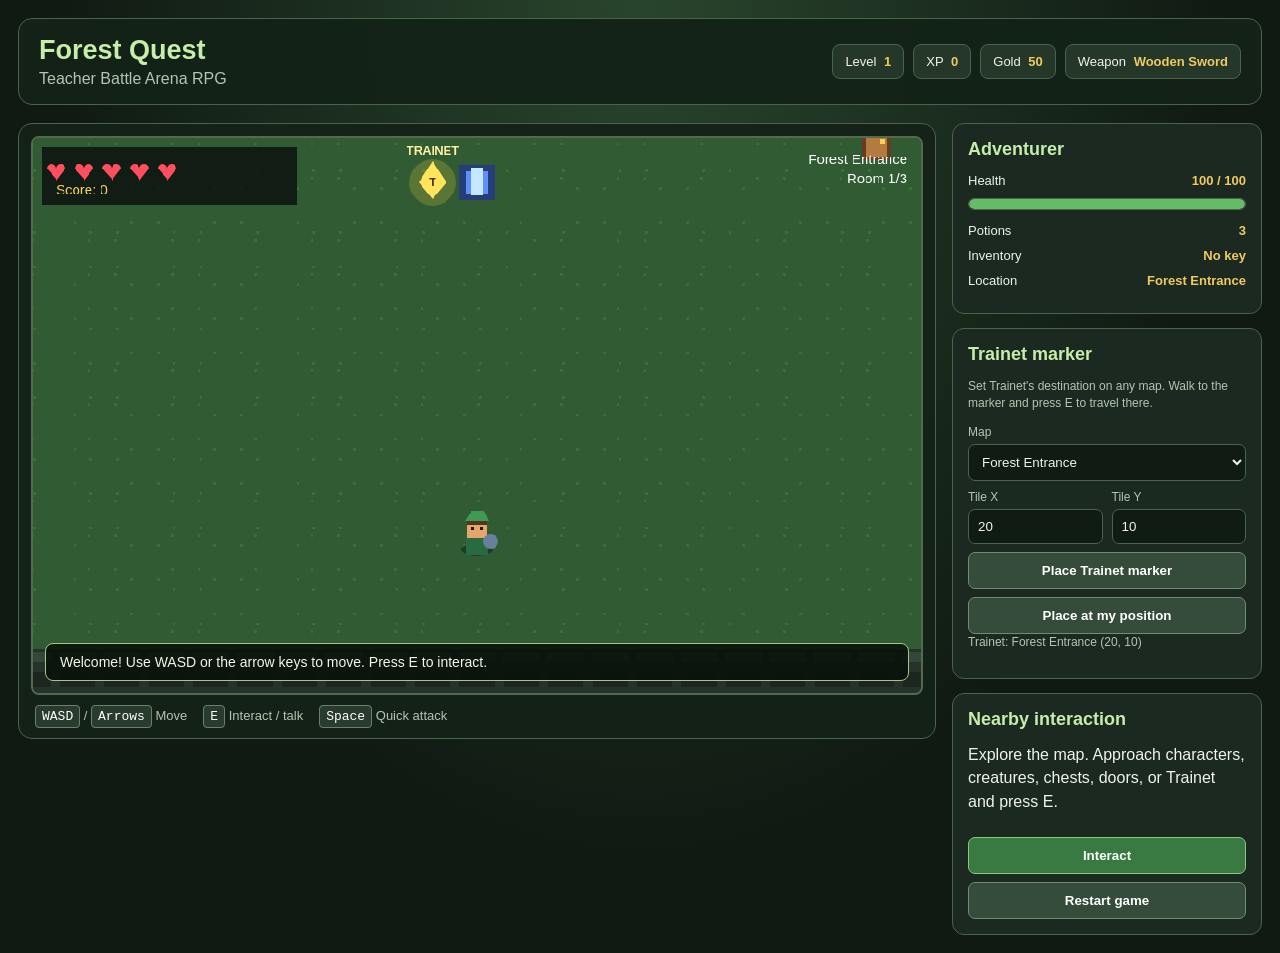
<file: index.html>
<!DOCTYPE html>
<html lang="en">
<head>
  <meta charset="UTF-8">
  <meta name="viewport" content="width=device-width, initial-scale=1.0">
  <title>Forest Quest - Teacher Battle RPG</title>
  <link rel="stylesheet" href="styles.css">
</head>
<body>
  <main id="gameApp">
    <header class="topbar">
      <div>
        <h1>Forest Quest</h1>
        <p>Teacher Battle Arena RPG</p>
      </div>
      <div class="top-stats">
        <span>Level <b id="levelText">1</b></span>
        <span>XP <b id="xpText">0</b></span>
        <span>Gold <b id="goldText">50</b></span>
        <span>Weapon <b id="weaponText">Wooden Sword</b></span>
      </div>
    </header>

    <div class="layout">
      <section class="world-panel">
        <div class="canvas-wrap">
          <canvas id="world" width="960" height="600"></canvas>
          <div id="message" class="message">
            Welcome! Use WASD or the arrow keys to move. Press E to interact.
          </div>
        </div>
        <div class="controls">
          <span><kbd>WASD</kbd> / <kbd>Arrows</kbd> Move</span>
          <span><kbd>E</kbd> Interact / talk</span>
          <span><kbd>Space</kbd> Quick attack</span>
        </div>
      </section>

      <aside class="sidebar">
        <section class="panel">
          <h2>Adventurer</h2>
          <div class="stat-row">
            <span>Health</span>
            <b id="healthText">100 / 100</b>
          </div>
          <div class="bar"><div id="playerHealthBar"></div></div>
          <div class="stat-row">
            <span>Potions</span>
            <b id="potionText">3</b>
          </div>
          <div class="stat-row">
            <span>Inventory</span>
            <b id="keyText">No key</b>
          </div>
          <div class="stat-row">
            <span>Location</span>
            <b id="roomText">Forest Entrance</b>
          </div>
        </section>

        <section class="panel">
          <h2>Trainet marker</h2>
          <p class="muted">
            Set Trainet's destination on any map. Walk to the marker and
            press E to travel there.
          </p>
          <label for="trainetRoom">Map</label>
          <select id="trainetRoom">
            <option value="0">Forest Entrance</option>
            <option value="1">Old Ruins</option>
            <option value="2">Deep Woods</option>
          </select>
          <div class="two-inputs">
            <div>
              <label for="trainetX">Tile X</label>
              <input id="trainetX" type="number" min="1" value="20">
            </div>
            <div>
              <label for="trainetY">Tile Y</label>
              <input id="trainetY" type="number" min="1" value="10">
            </div>
          </div>
          <button id="moveTrainetButton" class="secondary">
            Place Trainet marker
          </button>
          <button id="placeAtPlayerButton" class="secondary">
            Place at my position
          </button>
          <p id="trainetStatus" class="muted">Trainet marker ready.</p>
        </section>

        <section class="panel">
          <h2>Nearby interaction</h2>
          <p id="interactionText">
            Explore the forest. Approach characters, creatures, chests,
            doors, or Trainet and press E.
          </p>
          <button id="interactButton">Interact</button>
          <button id="restartButton" class="secondary">Restart game</button>
        </section>

        <section class="panel battle-panel" id="battlePanel" hidden>
          <h2 id="battleTitle">Battle!</h2>
          <div class="battle-heading">
            <span>You</span>
            <b id="battlePlayerHealth">100 HP</b>
          </div>
          <div class="battle-heading">
            <span id="battleEnemyName">Rat Badger</span>
            <b id="battleEnemyHealth">30 HP</b>
          </div>
          <div class="bar enemy-bar"><div id="enemyHealthBar"></div></div>
          <div class="battle-actions">
            <button id="attackButton">Attack</button>
            <button id="heavyButton" class="secondary">Heavy attack</button>
            <button id="potionButton" class="secondary">Use potion</button>
            <button id="runButton" class="danger">Run away</button>
          </div>
          <p id="battleLog" aria-live="polite">A battle begins!</p>
        </section>
      </aside>
    </div>
  </main>
  <script src="app.js"></script>
</body>
</html>
</file>
<file: styles.css>
* {
  box-sizing: border-box;
}

:root {
  color-scheme: dark;
  --bg: #101912;
  --panel: #1b2a20;
  --panel-light: #263b2c;
  --border: #49634d;
  --text: #f0f4e9;
  --muted: #b5c5b2;
  --green: #63bd68;
  --gold: #f0ca61;
  --red: #df5b5b;
}

body {
  margin: 0;
  min-height: 100vh;
  padding: 18px;
  background:
    radial-gradient(ellipse at top, #29452d 0%, #101912 65%);
  color: var(--text);
  font-family: Arial, Helvetica, sans-serif;
}

#gameApp {
  max-width: 1500px;
  margin: 0 auto;
}

.topbar {
  display: flex;
  justify-content: space-between;
  align-items: center;
  gap: 20px;
  flex-wrap: wrap;
  margin-bottom: 18px;
  padding: 16px 20px;
  border: 1px solid var(--border);
  border-radius: 14px;
  background: rgba(20, 34, 23, 0.95);
}

h1, h2, p {
  margin-top: 0;
}

h1 {
  margin-bottom: 4px;
  color: #c6edaa;
  font-size: 27px;
}

.topbar p {
  margin-bottom: 0;
  color: var(--muted);
}

.top-stats {
  display: flex;
  flex-wrap: wrap;
  gap: 9px;
}

.top-stats span {
  padding: 9px 12px;
  border: 1px solid var(--border);
  border-radius: 8px;
  background: #243728;
  font-size: 13px;
}

.top-stats b {
  color: var(--gold);
  margin-left: 4px;
}

.layout {
  display: grid;
  grid-template-columns: minmax(0, 1fr) 310px;
  align-items: start;
  gap: 16px;
}

.world-panel {
  min-width: 0;
  padding: 12px;
  border: 1px solid var(--border);
  border-radius: 14px;
  background: rgba(20, 34, 23, 0.96);
}

.canvas-wrap {
  position: relative;
  overflow: hidden;
  border: 2px solid #526b4c;
  border-radius: 8px;
  background: #243b29;
}

canvas {
  display: block;
  width: 100%;
  height: auto;
  image-rendering: pixelated;
}

.message {
  position: absolute;
  left: 12px;
  right: 12px;
  bottom: 12px;
  padding: 10px 14px;
  border: 1px solid #a6c48b;
  border-radius: 8px;
  background: rgba(8, 18, 10, 0.88);
  color: #f4f6e9;
  font-size: 14px;
  pointer-events: none;
}

.controls {
  display: flex;
  flex-wrap: wrap;
  gap: 16px;
  padding: 13px 4px 2px;
  color: var(--muted);
  font-size: 13px;
}

kbd {
  padding: 3px 6px;
  border: 1px solid #6b8068;
  border-radius: 4px;
  background: #293b2c;
  color: white;
}

.sidebar {
  display: grid;
  gap: 14px;
}

.panel {
  padding: 15px;
  border: 1px solid var(--border);
  border-radius: 12px;
  background: rgba(27, 42, 32, 0.97);
}

.panel h2 {
  margin-bottom: 13px;
  color: #c6edaa;
  font-size: 18px;
}

.panel p {
  line-height: 1.45;
}

.muted {
  color: var(--muted);
  font-size: 12px;
}

.stat-row,
.battle-heading {
  display: flex;
  justify-content: space-between;
  gap: 10px;
  margin: 10px 0;
  font-size: 13px;
}

.stat-row b,
.battle-heading b {
  color: var(--gold);
}

.bar {
  width: 100%;
  height: 12px;
  overflow: hidden;
  margin: 8px 0 13px;
  border: 1px solid #50634d;
  border-radius: 20px;
  background: #101810;
}

.bar > div {
  width: 100%;
  height: 100%;
  border-radius: inherit;
  background: linear-gradient(90deg, #54b95d, #a5db65);
  transition: width 0.2s ease;
}

.enemy-bar > div {
  background: linear-gradient(90deg, #d34444, #f28a51);
}

label {
  display: block;
  margin: 9px 0 5px;
  color: var(--muted);
  font-size: 12px;
}

input,
select {
  width: 100%;
  min-width: 0;
  padding: 9px;
  border: 1px solid var(--border);
  border-radius: 7px;
  background: #101b13;
  color: var(--text);
}

.two-inputs {
  display: grid;
  grid-template-columns: 1fr 1fr;
  gap: 9px;
}

button {
  width: 100%;
  margin-top: 8px;
  padding: 10px 12px;
  border: 1px solid #8bc77c;
  border-radius: 7px;
  background: #397a42;
  color: white;
  font-weight: bold;
  cursor: pointer;
  transition: filter 0.15s, transform 0.15s;
}

button:hover {
  filter: brightness(1.15);
}

button:active {
  transform: translateY(1px);
}

button.secondary {
  border-color: #718b76;
  background: #354c3a;
}

button.danger {
  border-color: #d87575;
  background: #8f3838;
}

.battle-panel {
  border-color: #b65a4b;
  background: #352321;
}

.battle-panel h2 {
  color: #ffb18d;
}

.battle-actions {
  display: grid;
  grid-template-columns: 1fr 1fr;
  gap: 6px;
}

.battle-actions button {
  margin-top: 3px;
}

#battleLog {
  min-height: 38px;
  margin: 12px 0 0;
  color: #f6d9b9;
  font-size: 13px;
}

@media (max-width: 1050px) {
  .layout {
    grid-template-columns: 1fr;
  }

  .sidebar {
    grid-template-columns: repeat(2, minmax(0, 1fr));
  }
}

@media (max-width: 650px) {
  body {
    padding: 8px;
  }

  .sidebar {
    grid-template-columns: 1fr;
  }

  .topbar {
    padding: 12px;
  }

  .top-stats span {
    flex: 1 1 40%;
  }

  .controls {
    gap: 9px;
  }
}
</file>
